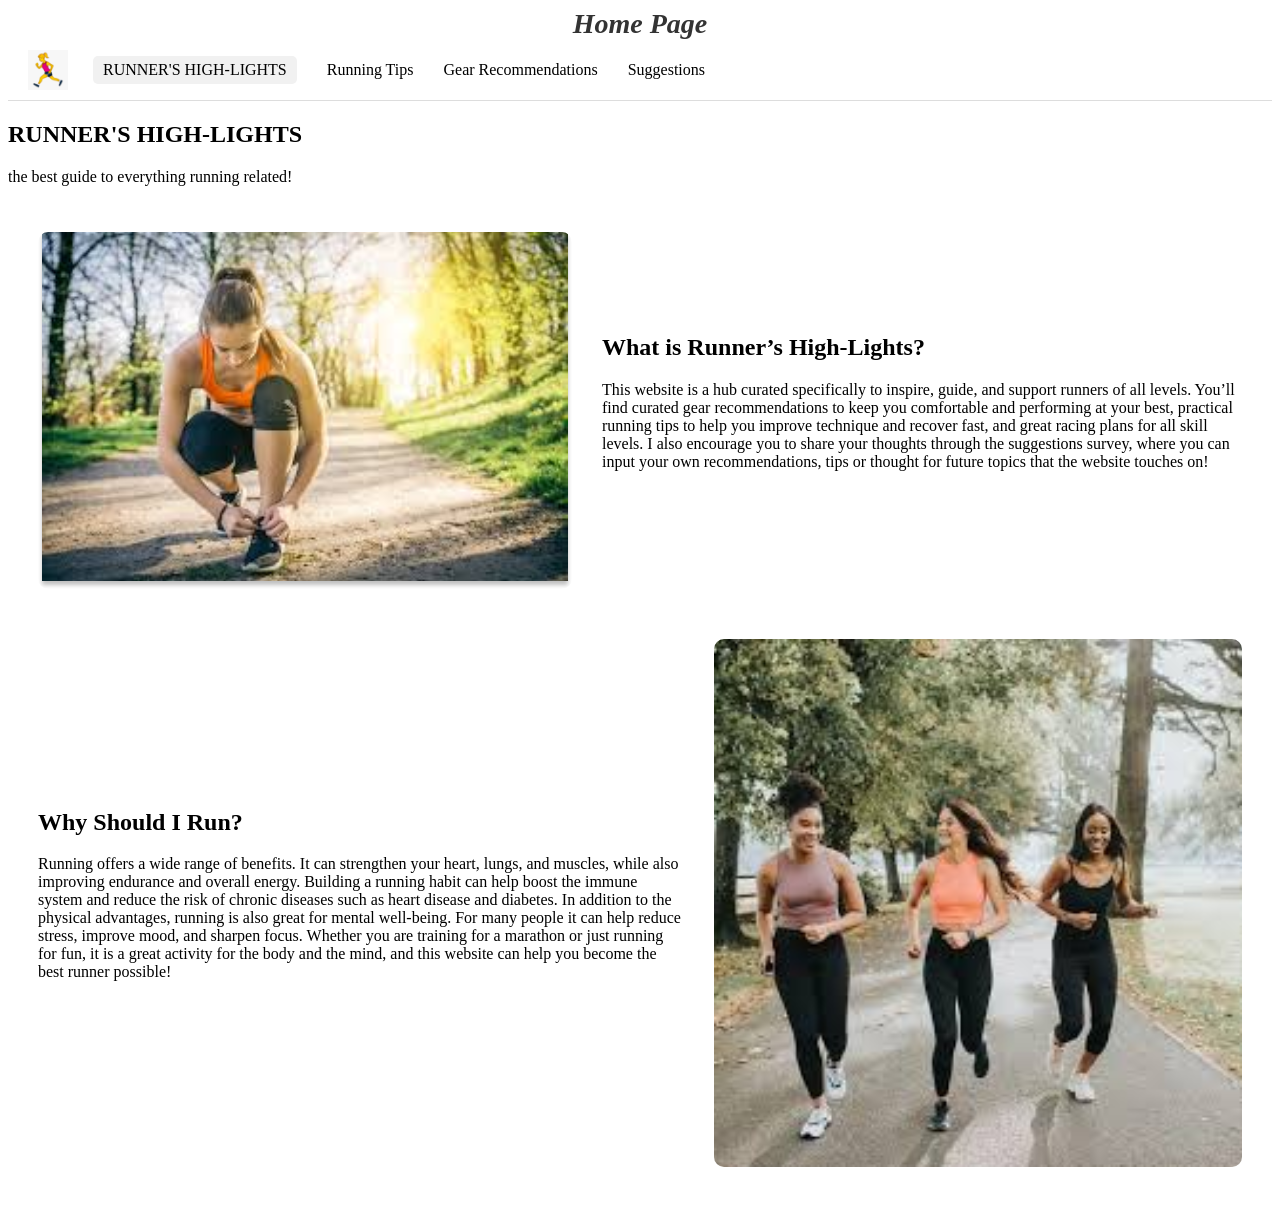
<file: index.html>
<!DOCTYPE html>
<html lang="en">
<head>
  <meta charset="UTF-8">
  <meta name="viewport" content="width=device-width, initial-scale=1.0">
  <title>Runner's High-Lights</title>

  <!-- External CSS -->
  <link rel="stylesheet" href="style.css">

  <!-- Internal CSS -->
  <style>
    header h1 {
      font-size: 20px;
      color: gray;
      margin: 0;
    }

    .tagline {
      text-align: center;
      margin: 20px auto;
      background-color: white;
      padding: 15px;
      border: 1px solid #ddd;
      border-radius: 8px;
      max-width: 600px;
    }
  </style>
</head>
<body>

  <header>
    <!-- Inline CSS applied here -->
    <h1 id="main-title" style="font-style: italic;">Home Page</h1>
  </header>

  <nav>
    <img src="actuallogo.svg" alt="Runner Logo">
    <a href="index.html" class="active">RUNNER'S HIGH-LIGHTS</a>
    <a href="runningtips.html">Running Tips</a>
    <a href="gear-recommendations.html">Gear Recommendations</a>
    <a href="suggestions.html">Suggestions</a>
  </nav>

  <div class="title">
    <h2>RUNNER'S HIGH-LIGHTS</h2>
    <p>the best guide to everything running related!</p>
  </div>

  <div class="content">
    <div class="section">
      <img src="shoetying.svg" alt="Runner tying shoes">
      <div class="text">
        <h2>What is Runner’s High-Lights?</h2>
        <p>
          This website is a hub curated specifically to inspire, guide, and support runners of all levels. 
          You’ll find curated gear recommendations to keep you comfortable and performing at your best, 
          practical running tips to help you improve technique and recover fast, and great racing plans 
          for all skill levels. I also encourage you to share your thoughts through the suggestions survey, 
          where you can input your own recommendations, tips or thought for future topics that the website touches on!
        </p>
      </div>
    </div>

    <div class="section">
      <div class="text">
        <h2>Why Should I Run?</h2>
        <p>
          Running offers a wide range of benefits. It can strengthen your heart, lungs, and muscles, 
          while also improving endurance and overall energy. Building a running habit can help boost 
          the immune system and reduce the risk of chronic diseases such as heart disease and diabetes. 
          In addition to the physical advantages, running is also great for mental well-being. For many 
          people it can help reduce stress, improve mood, and sharpen focus. Whether you are training 
          for a marathon or just running for fun, it is a great activity for the body and the mind, 
          and this website can help you become the best runner possible!
        </p>
      </div>
      <img src="grouprun.svg" alt="Group running">
    </div>
  </div>

</body>
</html>
</file>
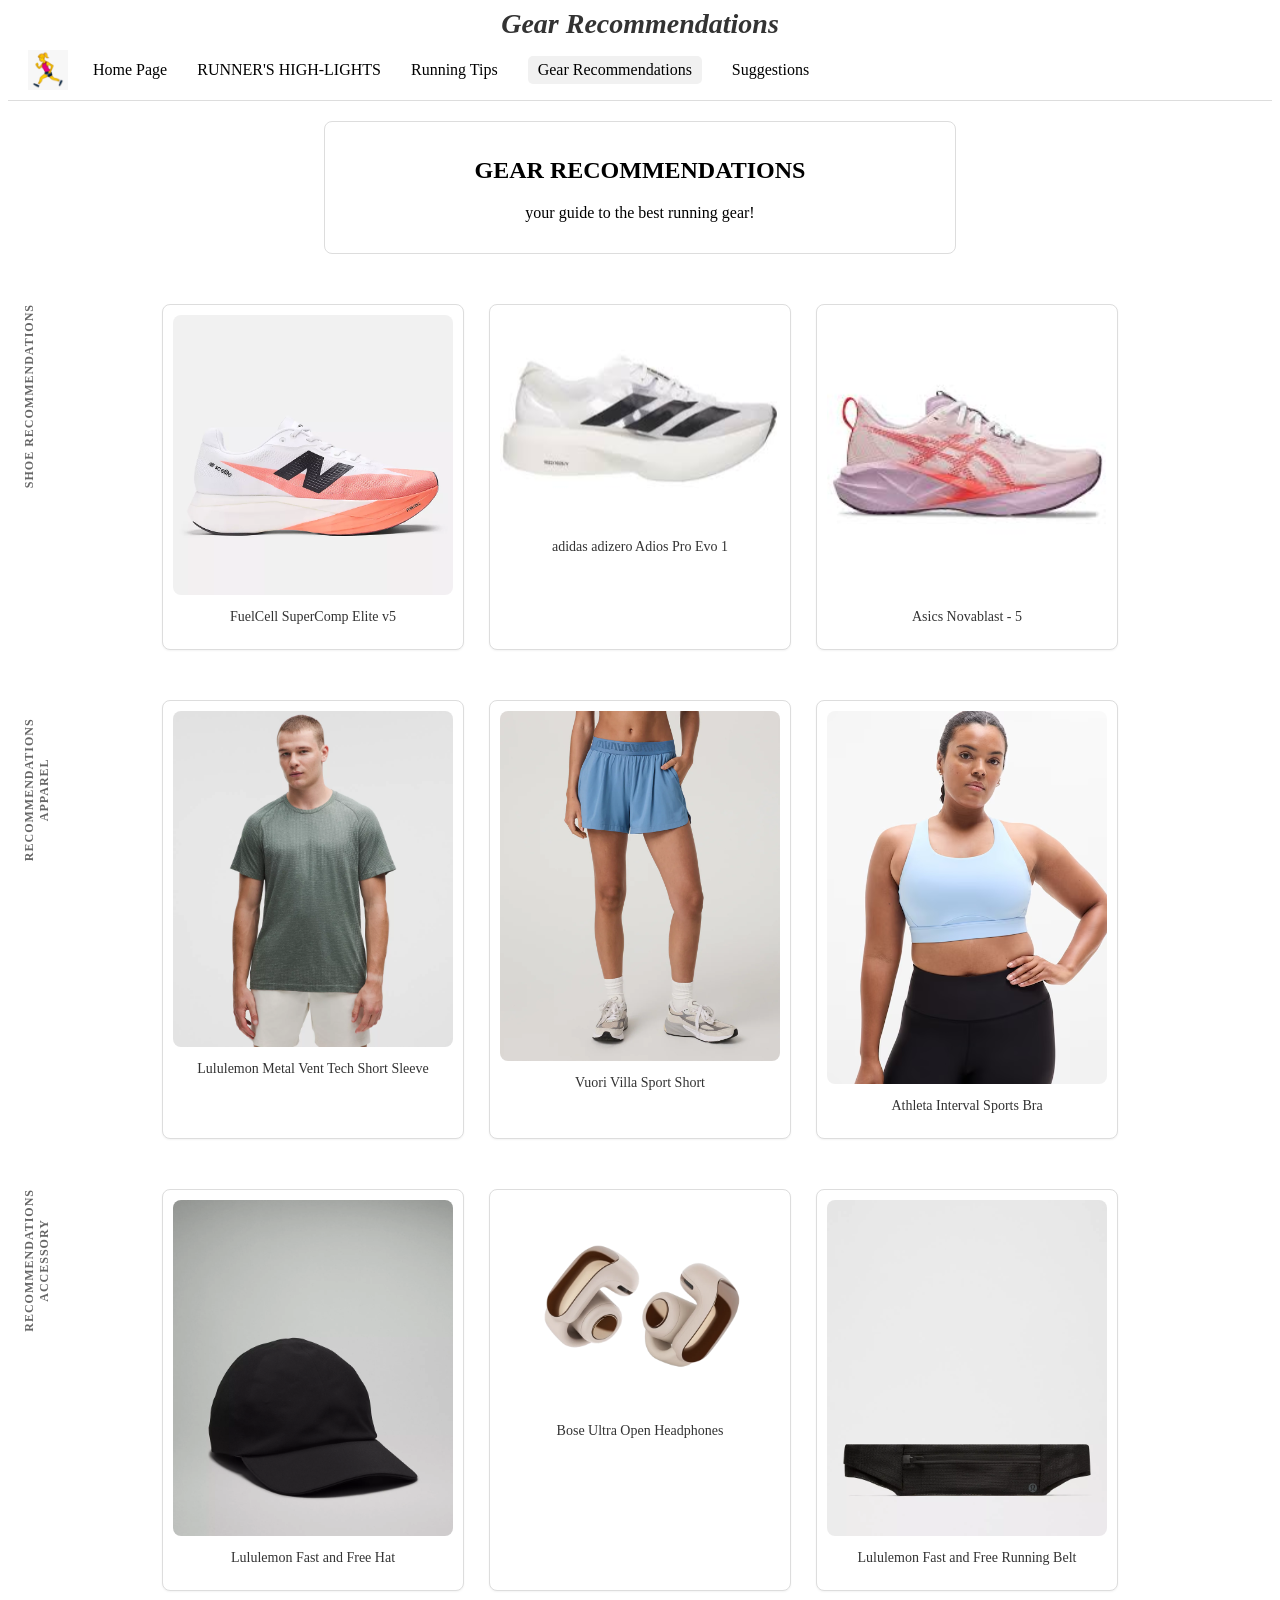
<file: gear-recommendations.html>
<!DOCTYPE html>
<html lang="en">
<head>
  <meta charset="UTF-8">
  <meta name="viewport" content="width=device-width, initial-scale=1.0">
  <title>Gear Recommendations</title>
  <link rel="stylesheet" href="style.css">

  <!-- Internal CSS -->
  <style>
    header h1 {
      font-size: 20px;
      color: gray;
      margin: 0;
    }

    .tagline {
      text-align: center;
      margin: 20px auto;
      background-color: white;
      padding: 15px;
      border: 1px solid #ddd;
      border-radius: 8px;
      max-width: 600px;
    }
  </style>
</head>
<body>

  <header>
    <h1 id="main-title" style="font-style: italic;">Gear Recommendations</h1>
  </header>

  <nav>
    <img src="actuallogo.svg" alt="Runner Logo">
    <a href="index.html">Home Page</a>
    <a href="index.html">RUNNER'S HIGH-LIGHTS</a>
    <a href="runningtips.html">Running Tips</a>
    <a href="gear-recommendations.html" class="active">Gear Recommendations</a>
    <a href="suggestions.html">Suggestions</a>
  </nav>

  <div class="tagline">
    <h2>GEAR RECOMMENDATIONS</h2>
    <p>your guide to the best running gear!</p>
  </div>

  <!-- Shoe Recommendations -->
  <section class="gear-section">
    <h3>SHOE RECOMMENDATIONS</h3>
    <div class="gear-grid">
      <div class="gear-card">
        <a href="https://www.newbalance.com/pd/fuelcell-supercomp-elite-v5/MRCELV5-50683.html?dwvar_MRCELV5-50683_style=MRCELLR5" target="_blank">
          <img src="image 3.svg" alt="FuelCell SuperComp Elite v5">
        </a>
        <p>FuelCell SuperComp Elite v5</p>
      </div>
      <div class="gear-card">
        <a href="https://www.adidas.com/us/adizero" target="_blank">
          <img src="image 4.svg" alt="adidas adizero Adios Pro Evo 1">
        </a>
        <p>adidas adizero Adios Pro Evo 1</p>
      </div>
      <div class="gear-card">
        <a href="https://www.asics.com/us/en-us/novablast--5/p/ANA_1012B765-103.html" target="_blank">
          <img src="image 5.svg" alt="Asics Novablast - 5">
        </a>
        <p>Asics Novablast - 5</p>
      </div>
    </div>
  </section>

  <!-- Apparel Recommendations -->
  <section class="gear-section">
    <h3>APPAREL RECOMMENDATIONS</h3>
    <div class="gear-grid">
      <div class="gear-card">
        <a href="https://shop.lululemon.com/p/men-ss-tops/Metal-Vent-Tech-Short-Sleeve-Shirt-3/_/prod11710026?color=72659" target="_blank">
          <img src="image 9.svg" alt="Lululemon Metal Vent Tech Short Sleeve">
        </a>
        <p>Lululemon Metal Vent Tech Short Sleeve</p>
      </div>
      <div class="gear-card">
        <a href="https://vuoriclothing.com/products/womens-villa-sport-short-black?variant=41437974823015&utm_source=google&utm_medium=cpc&utm_term=&utm_campaign=WP_Google_USA_Shopping_Brand_Brand_C_FF_Womens_Active&utm_content=748149323741&utm_id=748149323741&gad_source=1&gad_campaignid=22470225261&gbraid=0AAAAADqefkBwB5EhBr00iyZlpjTwFjRxI&gclid=CjwKCAiA3L_JBhAlEiwAlcWO599F8u92aI06shJll3EV8YTAUgxsmayHApYq9zB9QJdZsLpj6DtINRoCenkQAvD_BwE" target="_blank">
          <img src="image 10.svg" alt="Vuori Villa Sport Short">
        </a>
        <p>Vuori Villa Sport Short</p>
      </div>
      <div class="gear-card">
        <a href="https://athleta.gap.com/browse/product.do?pid=413272022&tid=atpl000096&kwid=1&ap=7&ds_agid=23144162087-&gclsrc=aw.ds&gad_source=1&gad_campaignid=23138896275&gbraid=0AAAAAD_AT8tJuKyFz-8PjpKDcWzxXfpih&gclid=CjwKCAiA3L_JBhAlEiwAlcWO54zoTONLBqBQnRDd4YD3BXQi6qKot4TWMeK7dG2AMpUBGJZymf_qfRoCp2YQAvD_BwE&vid=95#pdp-page-content" target="_blank">
          <img src="image 11.svg" alt="Athleta Interval Sports Bra">
        </a>
        <p>Athleta Interval Sports Bra</p>
      </div>
    </div>
  </section>

  <!-- Accessory Recommendations -->
  <section class="gear-section">
    <h3>ACCESSORY RECOMMENDATIONS</h3>
    <div class="gear-grid">
      <div class="gear-card">
        <a href="https://shop.lululemon.com/p/hats/Fast-and-Free-Run-Hat/_/prod11520255?color=0001&locale=en_US&sl=US&sz=S/M&cid=Google_SHOP_US_NAT_EN_X_BrandShop_Incr-All_OMNI_GEN_Y24_ag-SHOP_G_US_EN_DM_X_GEN_NO_Accessories-Headwear&gclsrc=aw.ds&gad_source=1&gad_campaignid=21471260535&gbraid=0AAAAADL8Avnhympn5-vCQAQLRef8WZaEJ&gclid=CjwKCAiA3L_JBhAlEiwAlcWO50j8eoiz6uRwKatFQTwaiA80AZKG1rWVUiGCBaK2o3iVhxHR5cOBmBoCA98QAvD_BwE" target="_blank">
          <img src="image 6.svg" alt="Lululemon Fast and Free Hat">
        </a>
        <p>Lululemon Fast and Free Hat</p>
      </div>
      <div class="gear-card">
        <a href="https://www.bose.com/p/earbuds/bose-ultra-open-earbuds/ULT-HEADPHONEOPN.html?dwvar_ULT-HEADPHONEOPN_color=WHITE%20SMOKE&utm_source=google&utm_medium=cpc&utm_campaign=BOSE_BR_PLA_US_Catch%20All&utm_id=20535762945&utm_term=NA&utm_content=154235567438&gclsrc=aw.ds&gad_source=1&gad_campaignid=20535762945&gbraid=0AAAAAD3l1X2i2ngNK0pV3r_PSh_Vo8aZ-&gclid=CjwKCAiA3L_JBhAlEiwAlcWO525ch9JQnpC23etTuLG0uw8R6NCqcPk1ptm0EaqG-0yWpScCe-Qu9BoCIYgQAvD_BwE" target="_blank">
          <img src="image 8.svg" alt="Bose Ultra Open Headphones">
        </a>
        <p>Bose Ultra Open Headphones</p>
      </div>
      <div class="gear-card">
        <a href="https://shop.lululemon.com/p/equipment/Fast-and-Free-Run-Belt/_/prod9590060?color=0001&locale=en_US&sl=US&sz=S/M&cid=Google_SHOP_US_NAT_EN_X_BrandShop_Incr-All_OMNI_GEN_Y24_ag-SHOP_G_US_EN_DM_X_GEN_NO_Accessories-Bags&gclsrc=aw.ds&gad_source=1&gad_campaignid=21471260535&gbraid=0AAAAADL8Avnhympn5-vCQAQLRef8WZaEJ&gclid=CjwKCAiA3L_JBhAlEiwAlcWO54kqLgEDT5Ef5uIovIE-1CBxPibsAGyP6OGFLj03an3AR4AgXznUpBoC52IQAvD_BwE" target="_blank">
          <img src="image 7.svg" alt="Lululemon Fast and Free Running Belt">
        </a>
        <p>Lululemon Fast and Free Running Belt</p>
      </div>
    </div>
  </section>

</body>
</html>
</file>
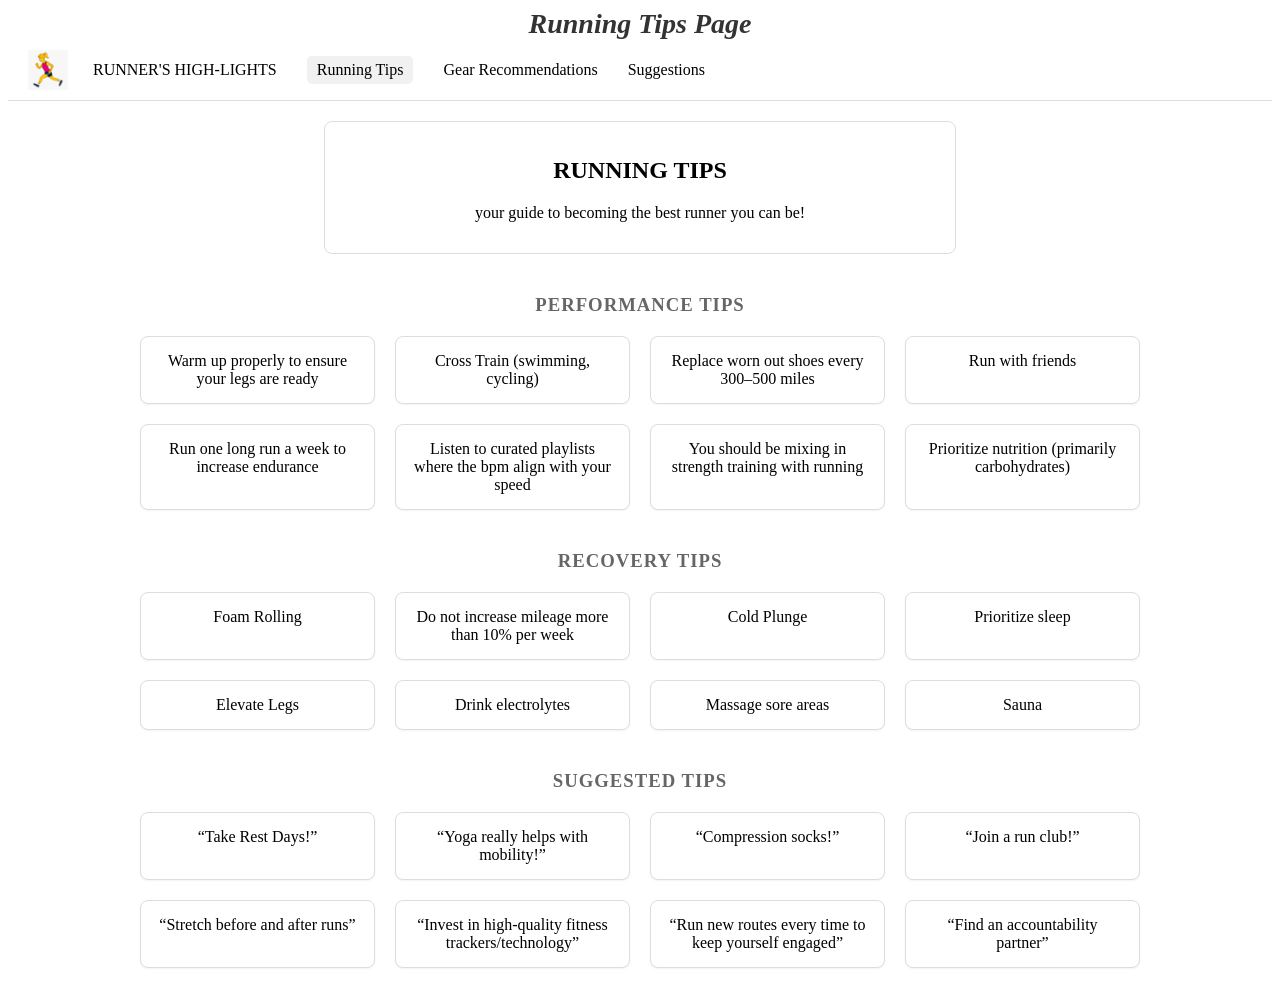
<file: runningtips.html>
<!DOCTYPE html>
<html lang="en">
<head>
  <meta charset="UTF-8">
  <meta name="viewport" content="width=device-width, initial-scale=1.0">
  <title>Running Tips</title>
  <link rel="stylesheet" href="style.css">

  <!-- Internal CSS for this page -->
  <style>
    header h1 {
      font-size: 20px;
      color: gray;
      margin: 0;
    }
    .tagline {
      text-align: center;
      margin: 20px auto;
      background-color: white;
      padding: 15px;
      border: 1px solid #ddd;
      border-radius: 8px;
      max-width: 600px;
    }
  </style>
</head>
<body>

  <header>
    <h1 id="main-title" style="font-style: italic;">Running Tips Page</h1>
  </header>

  <nav>
    <img src="actuallogo.svg" alt="Runner Logo">
    <a href="index.html">RUNNER'S HIGH-LIGHTS</a>
    <a href="running-tips.html" class="active">Running Tips</a>
    <a href="gear-recommendations.html">Gear Recommendations</a>
    <a href="suggestions.html">Suggestions</a>
  </nav>

  <div class="tagline">
    <h2>RUNNING TIPS</h2>
    <p>your guide to becoming the best runner you can be!</p>
  </div>

  <!-- Performance Tips -->
  <section class="tips-section">
    <h3>PERFORMANCE TIPS</h3>
    <div class="tips-grid">
      <div class="tip-card">Warm up properly to ensure your legs are ready</div>
      <div class="tip-card">Cross Train (swimming, cycling)</div>
      <div class="tip-card">Replace worn out shoes every 300–500 miles</div>
      <div class="tip-card">Run with friends</div>
      <div class="tip-card">Run one long run a week to increase endurance</div>
      <div class="tip-card">Listen to curated playlists where the bpm align with your speed</div>
      <div class="tip-card">You should be mixing in strength training with running</div>
      <div class="tip-card">Prioritize nutrition (primarily carbohydrates)</div>
    </div>
  </section>

  <!-- Recovery Tips -->
  <section class="tips-section">
    <h3>RECOVERY TIPS</h3>
    <div class="tips-grid">
      <div class="tip-card">Foam Rolling</div>
      <div class="tip-card">Do not increase mileage more than 10% per week</div>
      <div class="tip-card">Cold Plunge</div>
      <div class="tip-card">Prioritize sleep</div>
      <div class="tip-card">Elevate Legs</div>
      <div class="tip-card">Drink electrolytes</div>
      <div class="tip-card">Massage sore areas</div>
      <div class="tip-card">Sauna</div>
    </div>
  </section>

  <!-- Suggested Tips -->
  <section class="tips-section">
    <h3>SUGGESTED TIPS</h3>
    <div class="tips-grid">
      <div class="tip-card">“Take Rest Days!”</div>
      <div class="tip-card">“Yoga really helps with mobility!”</div>
      <div class="tip-card">“Compression socks!”</div>
      <div class="tip-card">“Join a run club!”</div>
      <div class="tip-card">“Stretch before and after runs”</div>
      <div class="tip-card">“Invest in high-quality fitness trackers/technology”</div>
      <div class="tip-card">“Run new routes every time to keep yourself engaged”</div>
      <div class="tip-card">“Find an accountability partner”</div>
    </div>
  </section>

</body>
</html>
</file>
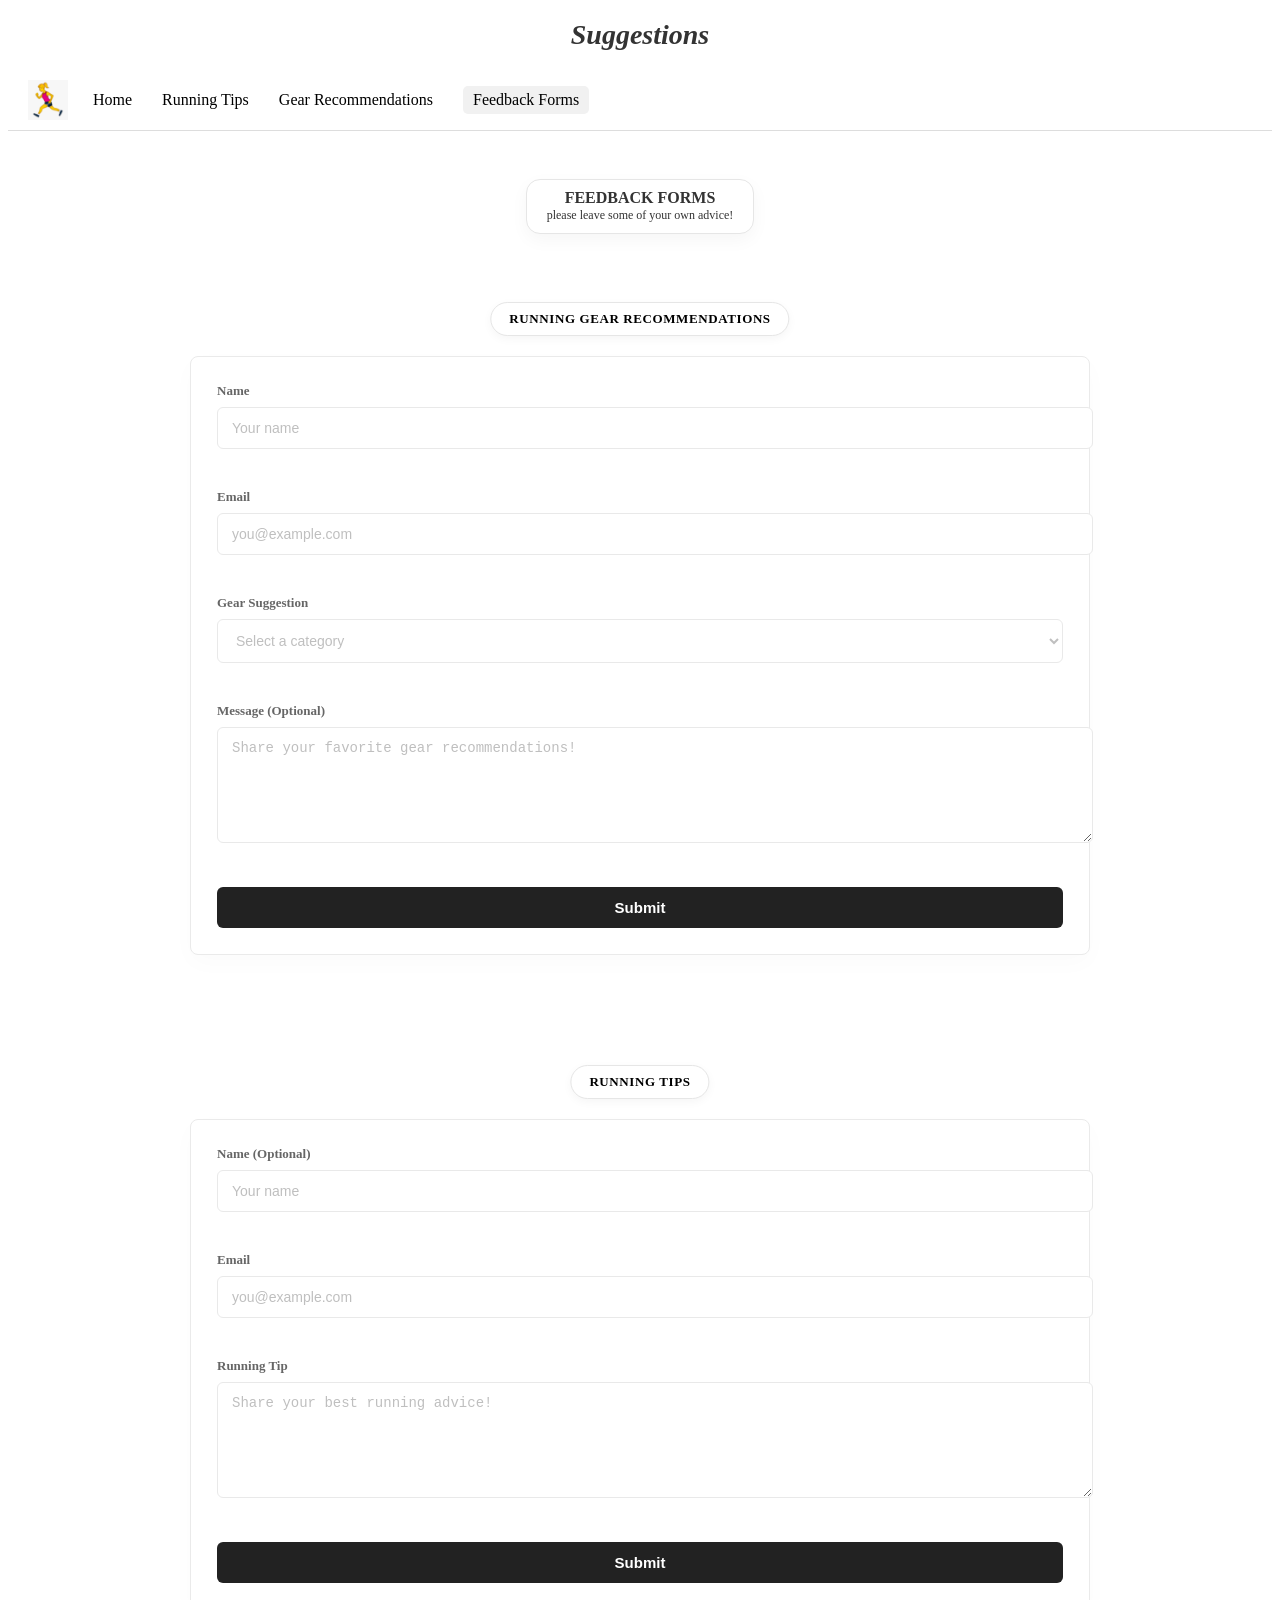
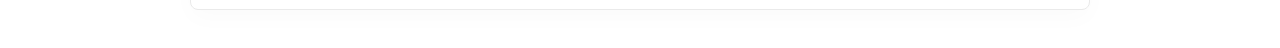
<file: suggestions.html>
<!doctype html>
<html lang="en">
<head>
  <meta charset="utf-8" />
  <meta name="viewport" content="width=device-width,initial-scale=1" />
  <title>Feedback Forms - Running Site</title>

  <link rel="stylesheet" href="style.css" />
</head>
<body>
   <header>
    <h1 id="main-title" style="font-style: italic;">Suggestions</h1>
  </header>
  <nav>
    <img src="actuallogo.svg" alt="Runner Logo">
    <a href="index.html">Home</a>
    <a href="runningtips.html">Running Tips</a>
    <a href="gear-recommendations.html">Gear Recommendations</a>
    <a href="suggestions.html" class="active">Feedback Forms</a>
  </nav>

  <div class="content">
    <div style="width:100%; display:flex; justify-content:center; margin-top:18px;">
      <div class="title-badge-small">
        FEEDBACK FORMS
        <br />
        <span style="font-weight:400; font-size:12px;">please leave some of your own advice!</span>
      </div>
    </div>

    <!-- RUNNING GEAR RECOMMENDATIONS FORM -->
    <section class="section" style="justify-content:center;">
      <div style="flex: 0 1 900px; width:100%;">
        <div class="card-wrap" style="padding-top:24px;">
          <div class="title-badge">RUNNING GEAR RECOMMENDATIONS</div>

          <form id="gear-form" class="card" novalidate>
            <div class="field">
              <label for="name">Name <span class="muted"></span></label>
              <input id="name" name="name" type="text" placeholder="Your name" />
              <small class="error" id="name-error" aria-live="polite"></small>
            </div>

            <div class="field">
              <label for="email">Email</label>
              <input id="email" name="email" type="email" placeholder="you@example.com" required />
              <small class="error" id="email-error" aria-live="polite"></small>
            </div>

            <div class="field">
              <label for="gear">Gear Suggestion</label>
              <select id="gear" name="gear" required>
                <option value="" disabled selected>Select a category</option>
                <option value="apparel">Apparel</option>
                <option value="shoes">Shoes</option>
                <option value="accessories">Accessories</option>
              </select>
              <small class="error" id="gear-error" aria-live="polite"></small>
            </div>
            <div class="field">
              <label for="message">Message (Optional)</label>
              <textarea id="message" name="message" rows="4" placeholder="Share your favorite gear recommendations!"></textarea>
              <small class="error" id="message-error" aria-live="polite"></small>
            </div>

            <button type="submit" class="btn-submit">Submit</button>
          </form>
        </div>
      </div>
    </section>

    <!-- RUNNING TIPS FORM -->
    <section class="section" style="justify-content:center; margin-top:60px;">
      <div style="flex: 0 1 900px; width:100%;">
        <div class="card-wrap" style="padding-top:24px;">
          <div class="title-badge">RUNNING TIPS</div>

          <form id="tips-form" class="card" novalidate>
            <div class="field">
              <label for="tip-name">Name <span class="muted">(Optional)</span></label>
              <input id="tip-name" name="tip-name" type="text" placeholder="Your name" />
              <small class="error" id="tip-name-error" aria-live="polite"></small>
            </div>

            <div class="field">
              <label for="tip-email">Email</label>
              <input id="tip-email" name="tip-email" type="email" placeholder="you@example.com" required />
              <small class="error" id="tip-email-error" aria-live="polite"></small>
            </div>
            <div class="field">
              <label for="tip-message">Running Tip</label>
              <textarea id="tip-message" name="tip-message" rows="4" placeholder="Share your best running advice!"></textarea>
              <small class="error" id="tip-message-error" aria-live="polite"></small>
            </div>

            <button type="submit" class="btn-submit">Submit</button>
          </form>
        </div>
      </div>
    </section>
  </div>

  <script src="form.js"></script>
</body>
</html>
</file>
<file: style.css>
style.css

/*home page css*/
body {
  font-family: Arial, sans-serif; /*picks a font*/
  margin: 1px;/*picks a margin size*/
  padding: 1px;/*picks a padding size*/
  background-color: #f8f8f8;/*picks a background color*/
  color:gray;/*picks a text color*/
}

nav {
  display: flex; /*puts items in a row*/
  align-items: center;/*centers items vertically*/
  background-color: white; /*picks a background color*/
  padding: 10px 20px; /*picks a padding size*/
  border-bottom: 1px solid #ddd; /*picks a border size*/
}

nav img {
  height: 40px; /*logo size*/
  margin-right: 10px; /*spacing after logo*/
}

nav a {
  margin: 0 15px; /*space btwn links*/
  text-decoration: none; /*removes an underline*/
  color: black; /*link color*/
  font-weight: 500; /*medium bold*/
}

nav a.active {
  background-color: #f1f1f1; /*background color*/
  padding: 5px 10px; /*padding size*/
  border-radius: 5px; /*makes corners rounded*/
}

.content {
  display: flex; /*flexible layout*/
  flex-direction: column; /*content lays vertically*/
  gap: 50px; /* space between section size*/
  padding: 30px; /*padding size*/
}

.section {
  display: flex; /*flexible layout*/
  align-items: center; /*center items*/
  justify-content: space-between; /*space between items*/
  gap: 30px; /*space between elements*/
}

.section img {
  width: 45%; /*image width*/
  border-radius: 10px; /*rounded corners*/
}

.section .text {
  width: 55%; /*width for text*/
}

.section h2 {
  margin-top: 0; /*removes a top margin*/
}

#main-title{
  font-size: 28px;
  color: #333;
  text-align: center;
}

@media (max-width: 768px) { 
  .section {
    flex-direction: column; /*stack vertically for smaller screens*/
  }

  .section img,
  .section .text {
    width: 100%; /*full width*/
  }
}

/*running tips page css*/

.tips-section {
  margin: 40px auto; /*center section with top/bottom margin*/
  max-width: 1000px;/*limit width*/
  text-align: center;/*center-align text*/
}

.tips-section h3 {
  margin-bottom: 20px; /*spacing under heading*/
  color: #666; /*darker gray color*/
  letter-spacing: 1px;  /*extra space in between letters*/
}

.tips-grid {
  display: grid; /*layout*/
  grid-template-columns: repeat(auto-fit, minmax(220px, 1fr)); /*fexible comlumns*/
  gap: 20px; /*space btwn grid items*/
}

.tip-card {
  background: white; /*background color*/
  padding: 15px; /*inner space*/
  border: 1px solid #ddd; /*small border*/
  border-radius: 8px;/*rounded corners*/
  box-shadow: 0px 1px 2px rgba(0,0,0,0.05); /*small shadow*/
}

/*gear recommendation page css*/

.gear-section {
  margin: 50px auto;
  max-width: 1100px;
  text-align: center;
}

.gear-section h3 {
  margin-bottom: 20px;
  color: #666;
  letter-spacing: 1px;
  writing-mode: vertical-lr;
  transform: rotate(180deg);
  position: absolute;
  left: 10px;
  font-size: 12px;
}

.gear-grid {
  display: flex;
  flex-wrap: wrap;
  justify-content: center;
  gap: 25px;
  margin-top: 50px;
}

.gear-card {
  background: white;
  width: 280px;
  padding: 10px;
  border-radius: 8px;
  border: 1px solid #ddd;
  box-shadow: 0px 1px 2px rgba(0,0,0,0.05);
  text-align: center;
}

.gear-card img {
  width: 100%;
  border-radius: 8px;
}

.gear-card p {
  margin-top: 10px;
  font-size: 14px;
  color: #333;
}

/* suggestions page*/

.title-badge-small{
  display:inline-block;
  background:#fff;
  padding:10px 20px;
  border-radius:14px;
  border:1px solid #e6e6e6;
  box-shadow:0 6px 18px rgba(0,0,0,0.04);
  font-weight:700;
  color:#333;
  text-align:center;
  line-height:1.05;
  margin-bottom:18px;
}

.card-wrap { max-width: 920px; margin: 0 auto; position: relative; padding-top: 28px; }
.title-badge {
  position: absolute;
  left: 50%;
  transform: translateX(-50%);
  top: 0;
  background: #fff;
  padding: 8px 18px;
  border-radius: 20px;
  border: 1px solid #e6e6e6;
  font-size: 13px;
  letter-spacing: 0.6px;
  font-weight: 700;
  box-shadow: 0 3px 10px rgba(0,0,0,0.04);
}


.card {
  background: #fff;
  border-radius: 8px;
  border: 1px solid #eaeaea;
  padding: 26px;
  margin-top: 30px;
  box-shadow: 0 8px 24px rgba(16,24,40,0.02);
}


.field { margin-bottom: 16px; }
label { display:block; font-size:13px; color:#666; margin-bottom:8px; font-weight:600; }
input[type="text"], input[type="email"], select, textarea {
  width:100%;
  padding:12px 14px;
  border-radius:6px;
  border:1px solid #e9e9e9;
  background:#fff;
  font-size:14px;
  color:#333;
  outline:none;
}
input::placeholder, textarea::placeholder { color:#bfbfbf; }


input:focus, select:focus, textarea:focus {
  border-color:#cddcff;
  box-shadow:0 6px 18px rgba(76,156,255,0.06);
}

textarea { min-height:90px; resize:vertical; }

small.error { display:block; height:18px; margin-top:6px; color:#b00020; font-size:13px; }

.btn-submit {
  display:block;
  width:100%;
  padding:12px;
  background:#222;
  color:#fff;
  border:none;
  border-radius:6px;
  font-weight:700;
  font-size:15px;
  cursor:pointer;
  margin-top:6px;
}
.btn-submit:hover { background:#111; }

@media (max-width:760px) {
  .card { padding:20px; }
  .card-wrap { padding-top:18px; }
  .title-badge { top: -8px; padding:6px 12px; font-size:12px; }
}

select:invalid {
  color: #bfbfbf;
}
option {
  color: #333;
}
</file>
